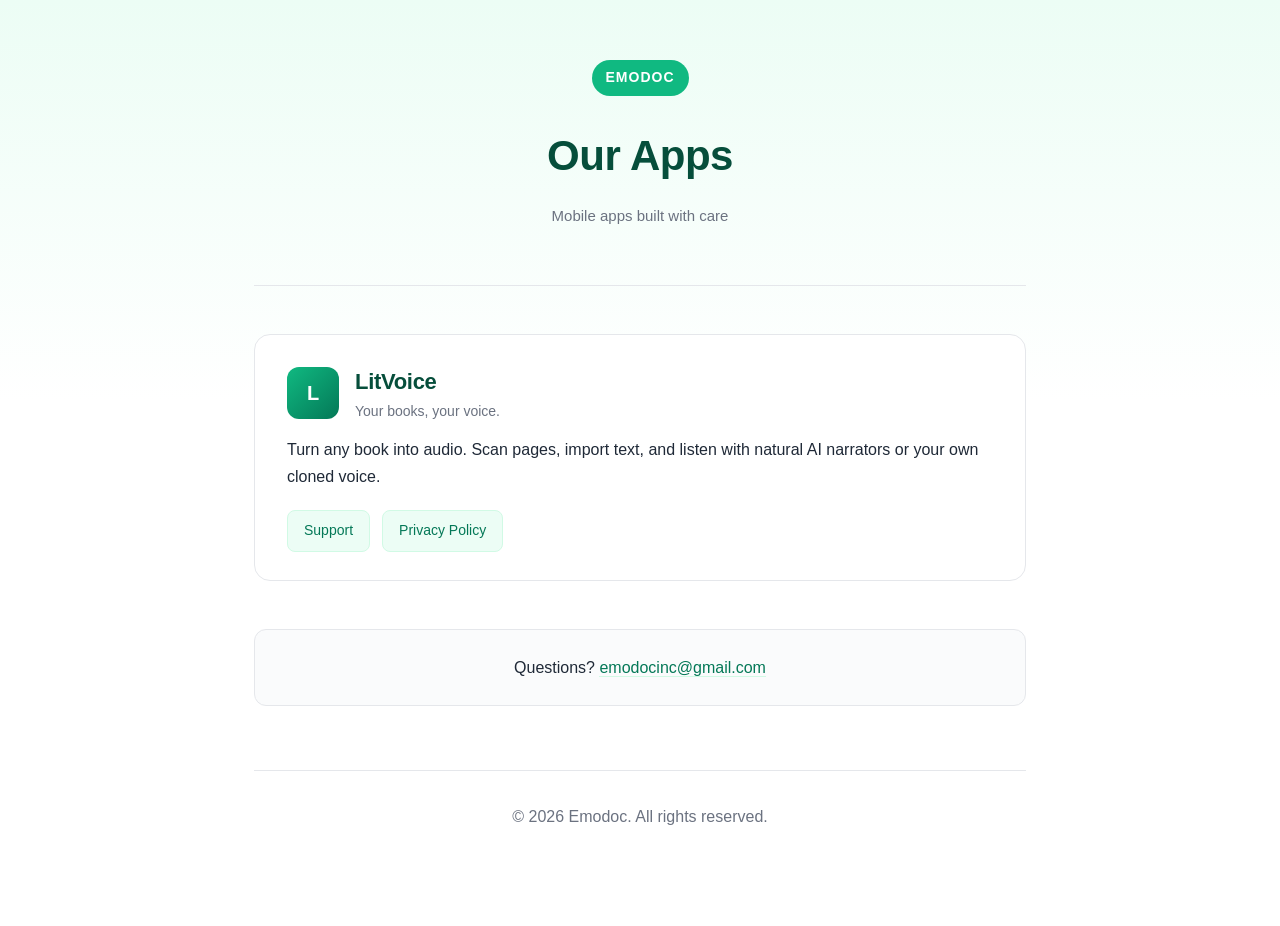
<file: index.html>
<!DOCTYPE html>
<html lang="en">
<head>
  <meta charset="UTF-8">
  <meta name="viewport" content="width=device-width, initial-scale=1.0">
  <title>Emodoc — Our Apps</title>
  <link rel="stylesheet" href="assets/css/common.css">
  <link rel="stylesheet" href="assets/css/home.css">
</head>
<body>
  <div class="container">

    <header class="site-header">
      <span class="brand">Emodoc</span>
      <h1>Our Apps</h1>
      <p class="subtitle">Mobile apps built with care</p>
    </header>

    <div class="app-list">

      <article class="app-card">
        <div class="app-card-header">
          <div class="app-icon" aria-hidden="true">L</div>
          <div>
            <h2 class="app-name">LitVoice</h2>
            <p class="app-tagline">Your books, your voice.</p>
          </div>
        </div>
        <p class="app-description">
          Turn any book into audio. Scan pages, import text, and listen with natural AI narrators or your own cloned voice.
        </p>
        <nav class="app-links" aria-label="LitVoice links">
          <a href="litvoice/support.html">Support</a>
          <a href="litvoice/privacy.html">Privacy Policy</a>
        </nav>
      </article>

    </div>

    <div class="contact-block">
      <p>Questions? <a href="mailto:emodocinc@gmail.com">emodocinc@gmail.com</a></p>
    </div>

    <footer class="site-footer">
      <p>&copy; 2026 Emodoc. All rights reserved.</p>
    </footer>

  </div>
</body>
</html>
</file>
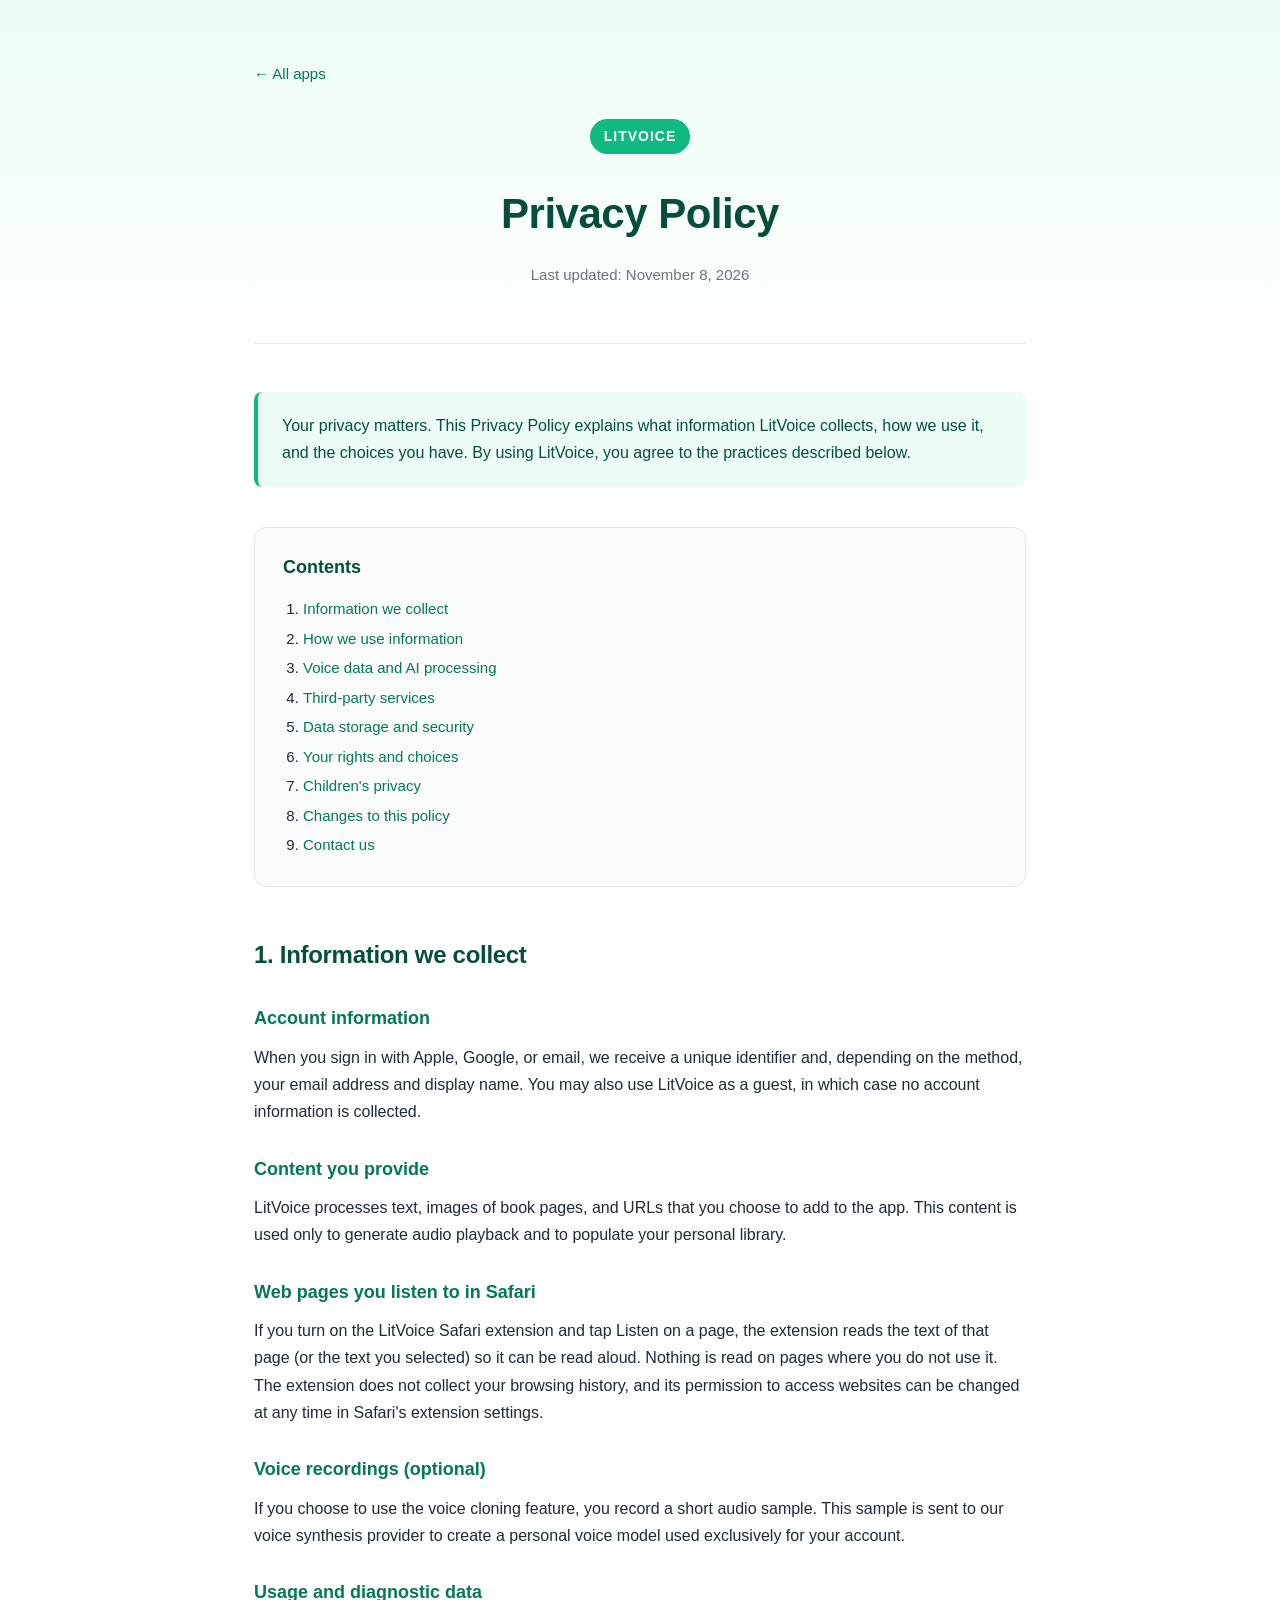
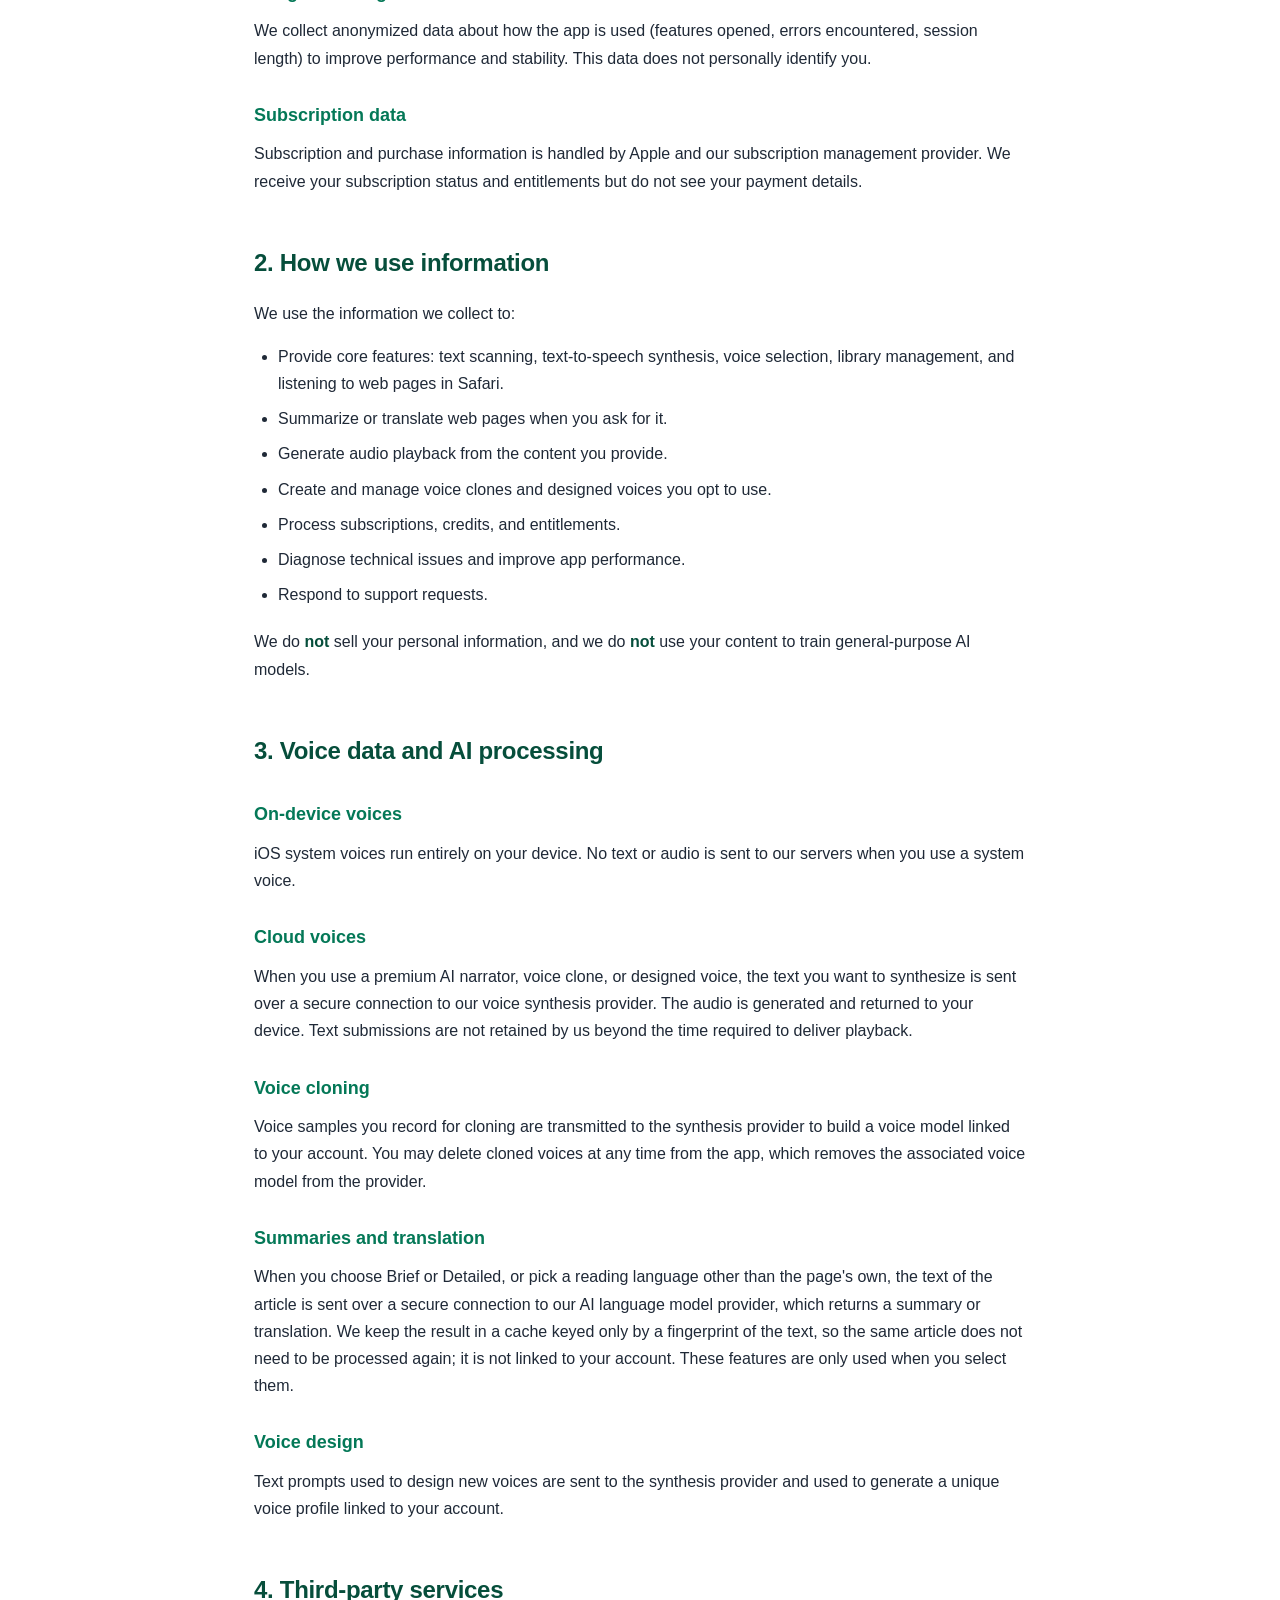
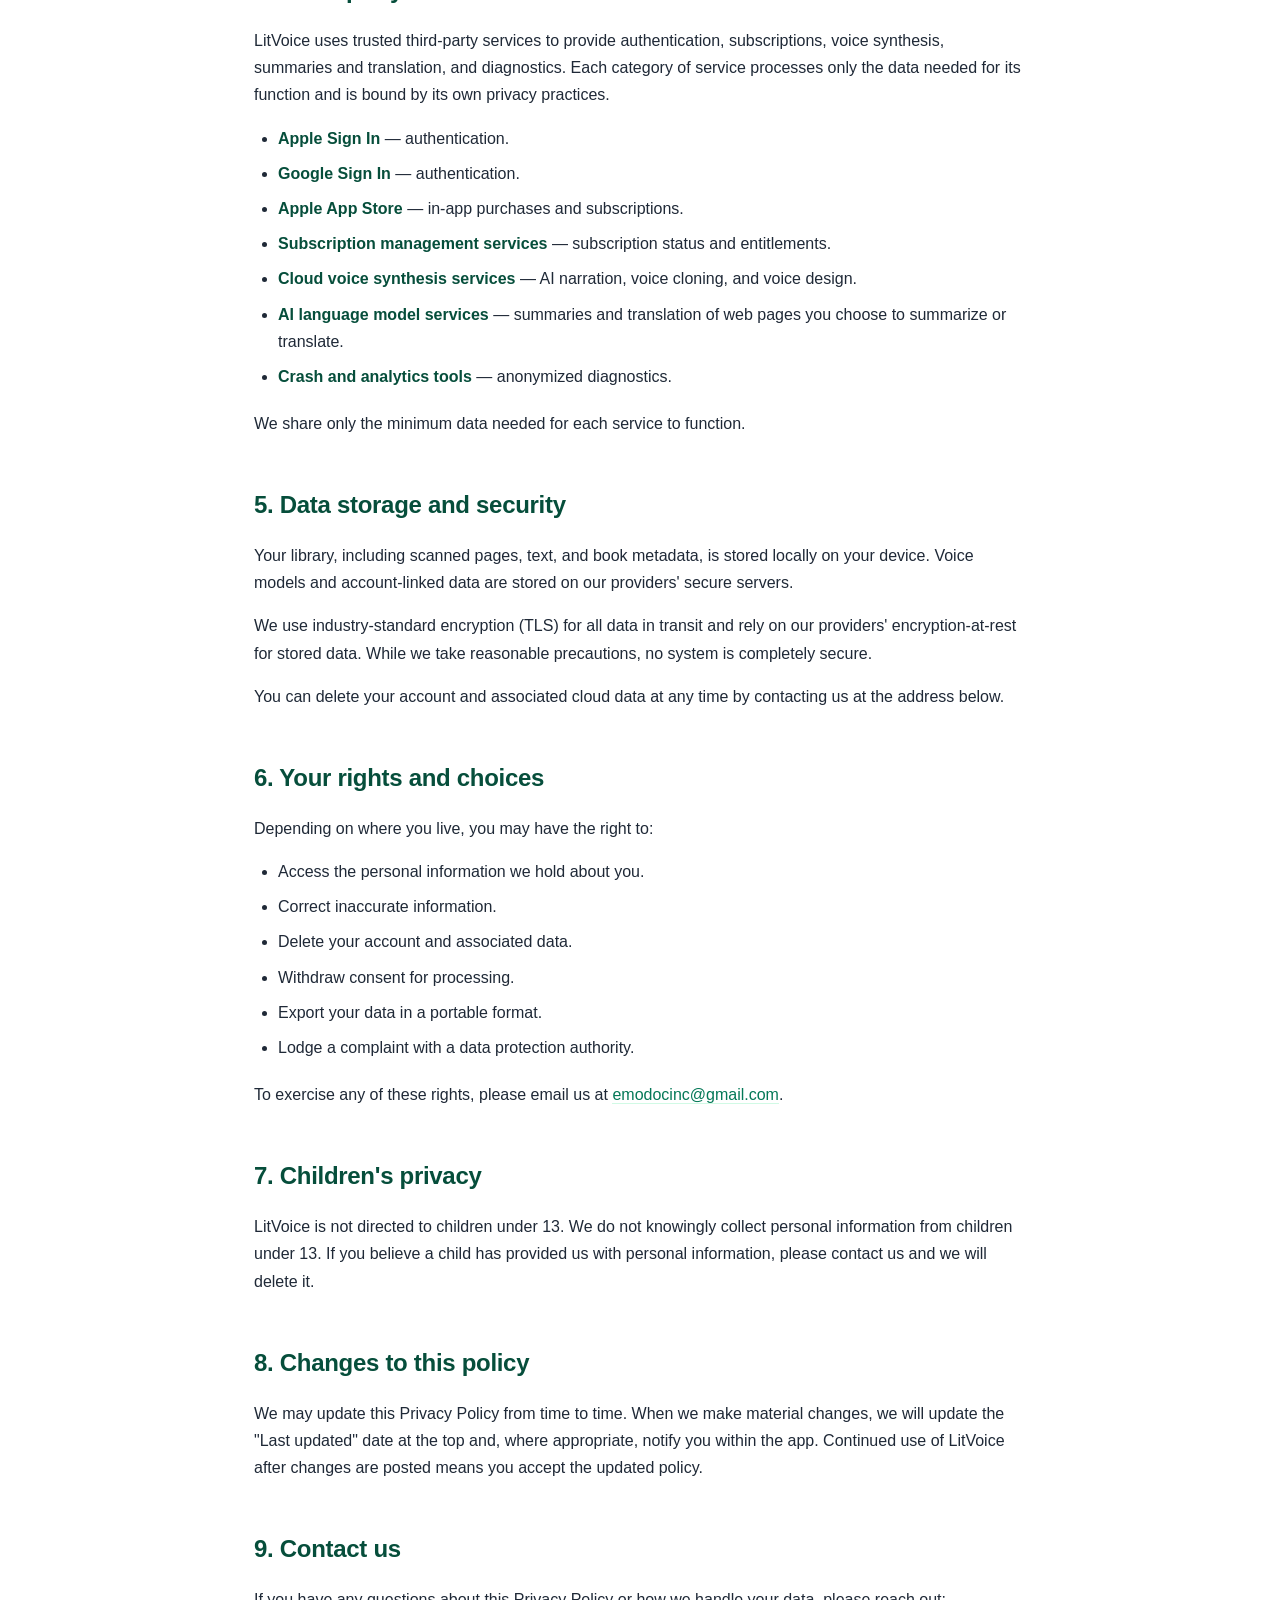
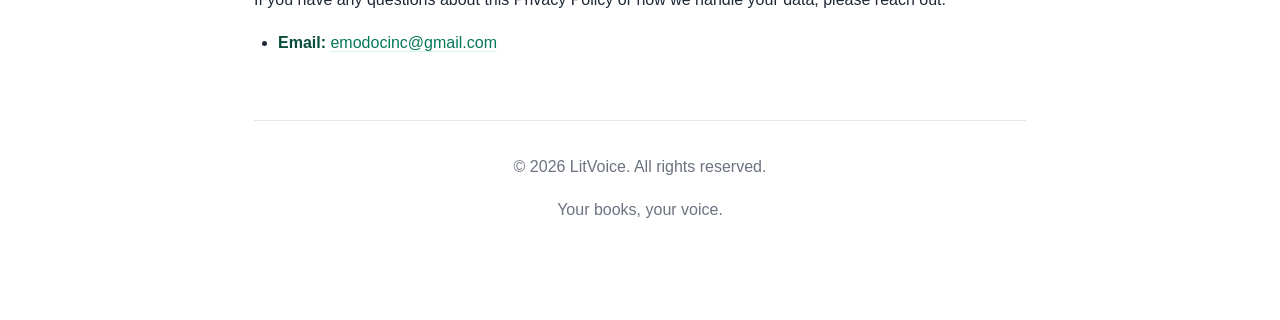
<file: litvoice/privacy.html>
<!DOCTYPE html>
<html lang="en">
<head>
  <meta charset="UTF-8">
  <meta name="viewport" content="width=device-width, initial-scale=1.0">
  <title>Privacy Policy - LitVoice</title>
  <link rel="stylesheet" href="../assets/css/common.css">
  <link rel="stylesheet" href="../assets/css/policy.css">
</head>
<body>
  <div class="container">

    <a class="back-link" href="../index.html">&larr; All apps</a>

    <header class="site-header">
      <span class="app-logo">LitVoice</span>
      <h1>Privacy Policy</h1>
      <p class="meta">Last updated: November 8, 2026</p>
    </header>

    <div class="intro">
      <p>Your privacy matters. This Privacy Policy explains what information LitVoice collects, how we use it, and the choices you have. By using LitVoice, you agree to the practices described below.</p>
    </div>

    <nav class="toc">
      <h3>Contents</h3>
      <ol>
        <li><a href="#info-we-collect">Information we collect</a></li>
        <li><a href="#how-we-use">How we use information</a></li>
        <li><a href="#voice-data">Voice data and AI processing</a></li>
        <li><a href="#third-parties">Third-party services</a></li>
        <li><a href="#data-storage">Data storage and security</a></li>
        <li><a href="#your-rights">Your rights and choices</a></li>
        <li><a href="#children">Children's privacy</a></li>
        <li><a href="#changes">Changes to this policy</a></li>
        <li><a href="#contact">Contact us</a></li>
      </ol>
    </nav>

    <section id="info-we-collect">
      <h2>1. Information we collect</h2>

      <h3>Account information</h3>
      <p>When you sign in with Apple, Google, or email, we receive a unique identifier and, depending on the method, your email address and display name. You may also use LitVoice as a guest, in which case no account information is collected.</p>

      <h3>Content you provide</h3>
      <p>LitVoice processes text, images of book pages, and URLs that you choose to add to the app. This content is used only to generate audio playback and to populate your personal library.</p>

      <h3>Web pages you listen to in Safari</h3>
      <p>If you turn on the LitVoice Safari extension and tap Listen on a page, the extension reads the text of that page (or the text you selected) so it can be read aloud. Nothing is read on pages where you do not use it. The extension does not collect your browsing history, and its permission to access websites can be changed at any time in Safari's extension settings.</p>

      <h3>Voice recordings (optional)</h3>
      <p>If you choose to use the voice cloning feature, you record a short audio sample. This sample is sent to our voice synthesis provider to create a personal voice model used exclusively for your account.</p>

      <h3>Usage and diagnostic data</h3>
      <p>We collect anonymized data about how the app is used (features opened, errors encountered, session length) to improve performance and stability. This data does not personally identify you.</p>

      <h3>Subscription data</h3>
      <p>Subscription and purchase information is handled by Apple and our subscription management provider. We receive your subscription status and entitlements but do not see your payment details.</p>
    </section>

    <section id="how-we-use">
      <h2>2. How we use information</h2>
      <p>We use the information we collect to:</p>
      <ul>
        <li>Provide core features: text scanning, text-to-speech synthesis, voice selection, library management, and listening to web pages in Safari.</li>
        <li>Summarize or translate web pages when you ask for it.</li>
        <li>Generate audio playback from the content you provide.</li>
        <li>Create and manage voice clones and designed voices you opt to use.</li>
        <li>Process subscriptions, credits, and entitlements.</li>
        <li>Diagnose technical issues and improve app performance.</li>
        <li>Respond to support requests.</li>
      </ul>
      <p>We do <strong>not</strong> sell your personal information, and we do <strong>not</strong> use your content to train general-purpose AI models.</p>
    </section>

    <section id="voice-data">
      <h2>3. Voice data and AI processing</h2>

      <h3>On-device voices</h3>
      <p>iOS system voices run entirely on your device. No text or audio is sent to our servers when you use a system voice.</p>

      <h3>Cloud voices</h3>
      <p>When you use a premium AI narrator, voice clone, or designed voice, the text you want to synthesize is sent over a secure connection to our voice synthesis provider. The audio is generated and returned to your device. Text submissions are not retained by us beyond the time required to deliver playback.</p>

      <h3>Voice cloning</h3>
      <p>Voice samples you record for cloning are transmitted to the synthesis provider to build a voice model linked to your account. You may delete cloned voices at any time from the app, which removes the associated voice model from the provider.</p>

      <h3>Summaries and translation</h3>
      <p>When you choose Brief or Detailed, or pick a reading language other than the page's own, the text of the article is sent over a secure connection to our AI language model provider, which returns a summary or translation. We keep the result in a cache keyed only by a fingerprint of the text, so the same article does not need to be processed again; it is not linked to your account. These features are only used when you select them.</p>

      <h3>Voice design</h3>
      <p>Text prompts used to design new voices are sent to the synthesis provider and used to generate a unique voice profile linked to your account.</p>
    </section>

    <section id="third-parties">
      <h2>4. Third-party services</h2>
      <p>LitVoice uses trusted third-party services to provide authentication, subscriptions, voice synthesis, summaries and translation, and diagnostics. Each category of service processes only the data needed for its function and is bound by its own privacy practices.</p>
      <ul>
        <li><strong>Apple Sign In</strong> — authentication.</li>
        <li><strong>Google Sign In</strong> — authentication.</li>
        <li><strong>Apple App Store</strong> — in-app purchases and subscriptions.</li>
        <li><strong>Subscription management services</strong> — subscription status and entitlements.</li>
        <li><strong>Cloud voice synthesis services</strong> — AI narration, voice cloning, and voice design.</li>
        <li><strong>AI language model services</strong> — summaries and translation of web pages you choose to summarize or translate.</li>
        <li><strong>Crash and analytics tools</strong> — anonymized diagnostics.</li>
      </ul>
      <p>We share only the minimum data needed for each service to function.</p>
    </section>

    <section id="data-storage">
      <h2>5. Data storage and security</h2>
      <p>Your library, including scanned pages, text, and book metadata, is stored locally on your device. Voice models and account-linked data are stored on our providers' secure servers.</p>
      <p>We use industry-standard encryption (TLS) for all data in transit and rely on our providers' encryption-at-rest for stored data. While we take reasonable precautions, no system is completely secure.</p>
      <p>You can delete your account and associated cloud data at any time by contacting us at the address below.</p>
    </section>

    <section id="your-rights">
      <h2>6. Your rights and choices</h2>
      <p>Depending on where you live, you may have the right to:</p>
      <ul>
        <li>Access the personal information we hold about you.</li>
        <li>Correct inaccurate information.</li>
        <li>Delete your account and associated data.</li>
        <li>Withdraw consent for processing.</li>
        <li>Export your data in a portable format.</li>
        <li>Lodge a complaint with a data protection authority.</li>
      </ul>
      <p>To exercise any of these rights, please email us at <a href="mailto:emodocinc@gmail.com">emodocinc@gmail.com</a>.</p>
    </section>

    <section id="children">
      <h2>7. Children's privacy</h2>
      <p>LitVoice is not directed to children under 13. We do not knowingly collect personal information from children under 13. If you believe a child has provided us with personal information, please contact us and we will delete it.</p>
    </section>

    <section id="changes">
      <h2>8. Changes to this policy</h2>
      <p>We may update this Privacy Policy from time to time. When we make material changes, we will update the "Last updated" date at the top and, where appropriate, notify you within the app. Continued use of LitVoice after changes are posted means you accept the updated policy.</p>
    </section>

    <section id="contact">
      <h2>9. Contact us</h2>
      <p>If you have any questions about this Privacy Policy or how we handle your data, please reach out:</p>
      <ul>
        <li><strong>Email:</strong> <a href="mailto:emodocinc@gmail.com">emodocinc@gmail.com</a></li>
      </ul>
    </section>

    <footer class="site-footer">
      <p>&copy; 2026 LitVoice. All rights reserved.</p>
      <p style="margin-top:8px;">Your books, your voice.</p>
    </footer>

  </div>
</body>
</html>
</file>
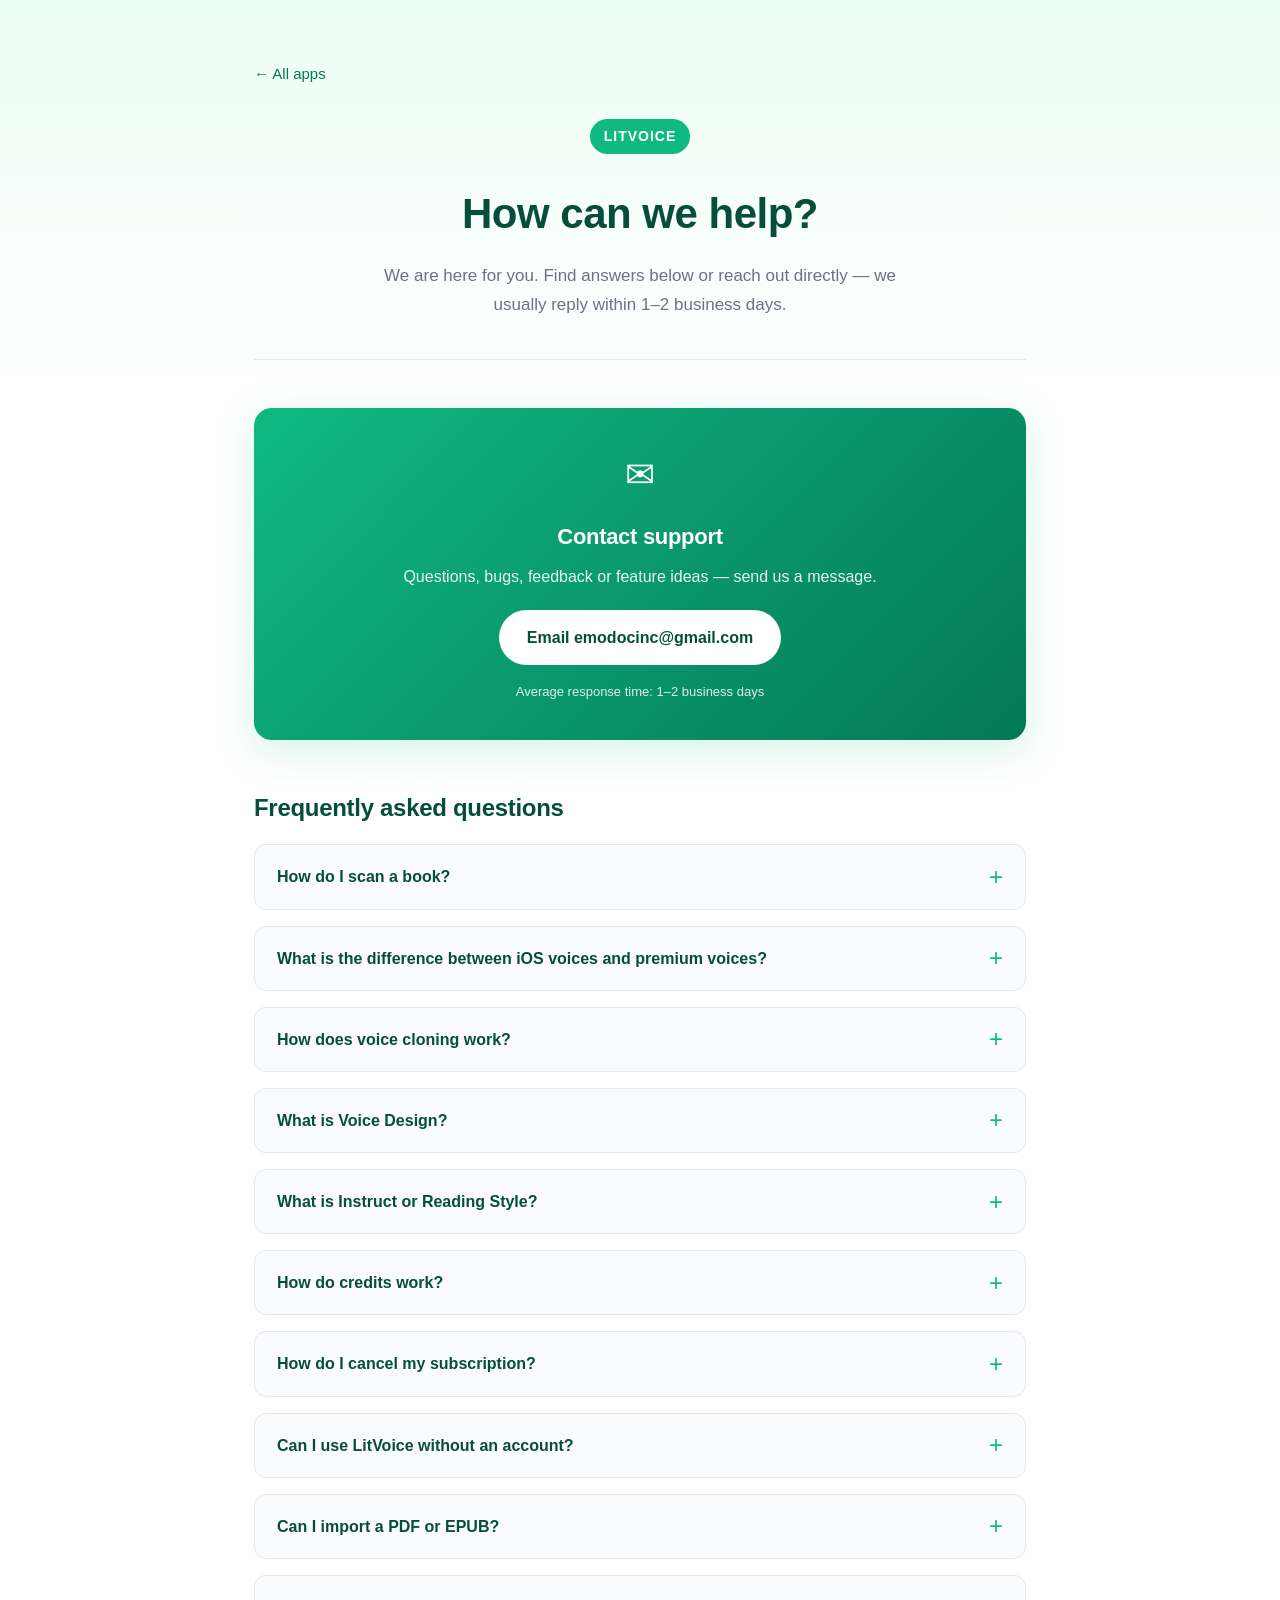
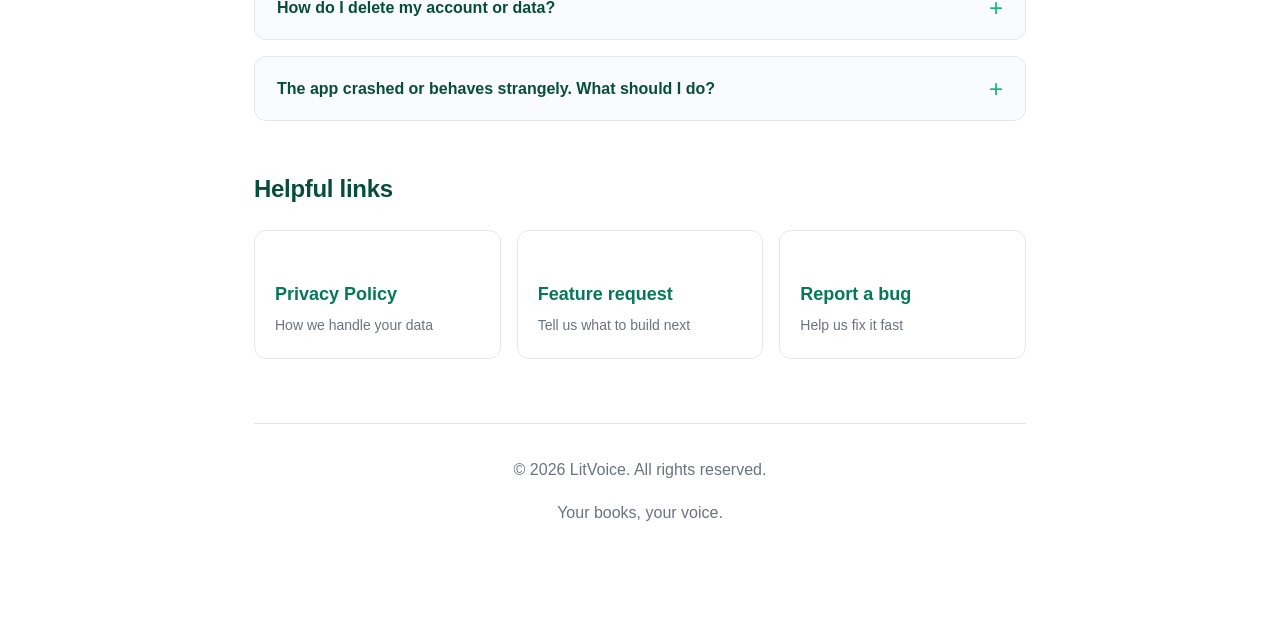
<file: litvoice/support.html>
<!DOCTYPE html>
<html lang="en">
<head>
  <meta charset="UTF-8">
  <meta name="viewport" content="width=device-width, initial-scale=1.0">
  <title>Support - LitVoice</title>
  <link rel="stylesheet" href="../assets/css/common.css">
  <link rel="stylesheet" href="../assets/css/support.css">
</head>
<body>
  <div class="container">

    <a class="back-link" href="../index.html">&larr; All apps</a>

    <header class="site-header">
      <span class="app-logo">LitVoice</span>
      <h1>How can we help?</h1>
      <p class="support-subtitle">We are here for you. Find answers below or reach out directly — we usually reply within 1–2 business days.</p>
    </header>

    <div class="contact-card">
      <span class="icon" aria-hidden="true">✉</span>
      <h2>Contact support</h2>
      <p>Questions, bugs, feedback or feature ideas — send us a message.</p>
      <a href="mailto:emodocinc@gmail.com?subject=LitVoice%20Support" class="email-button">Email emodocinc@gmail.com</a>
      <div class="response-time">Average response time: 1–2 business days</div>
    </div>

    <h2>Frequently asked questions</h2>
    <div class="faq-grid">

      <details>
        <summary>How do I scan a book?</summary>
        <p>Tap the camera icon on the bottom bar, point at a page, and capture it. You can scan multiple pages in a row, then tap Done to create a book in your library. Tap Play to start listening immediately.</p>
      </details>

      <details>
        <summary>What is the difference between iOS voices and premium voices?</summary>
        <p>iOS voices run on your device and are completely free to use. Premium voices use cloud AI synthesis for natural-sounding narration and require an active subscription with credits.</p>
      </details>

      <details>
        <summary>How does voice cloning work?</summary>
        <p>Open Voice Setup, record a short sample of your voice (about 30 seconds), and we create a personal voice model linked to your account. You can then use this voice to narrate any book in your library.</p>
      </details>

      <details>
        <summary>What is Voice Design?</summary>
        <p>Describe a voice in plain English — for example "deep, warm, slightly raspy, British accent, calm pace" — and LitVoice generates a unique voice profile that is yours alone.</p>
      </details>

      <details>
        <summary>What is Instruct or Reading Style?</summary>
        <p>Instruct lets you tell the voice how to read — "like a bedtime story", "energetic and fast", "mysterious whisper". The AI adapts tone and pacing in real time. Available with cloud voices only.</p>
      </details>

      <details>
        <summary>How do credits work?</summary>
        <p>Credits are used when you listen with a cloud voice (premium, cloned, or designed). Each subscription tier includes a monthly amount of credits. iOS voices do not consume credits.</p>
      </details>

      <details>
        <summary>How do I cancel my subscription?</summary>
        <p>Open the Settings app on your iPhone, tap your name, then Subscriptions, and select LitVoice. You can cancel anytime — your premium features will remain active until the end of the current billing period.</p>
      </details>

      <details>
        <summary>Can I use LitVoice without an account?</summary>
        <p>Yes. Tap "Continue as guest" on the sign-in screen. Your library will be saved locally on your device. To sync across devices or use premium features, you will need to sign in.</p>
      </details>

      <details>
        <summary>Can I import a PDF or EPUB?</summary>
        <p>You can paste any text directly, drop a URL to a webpage or article, or scan paper pages with your camera. Native PDF and EPUB import is on our roadmap.</p>
      </details>

      <details>
        <summary>How do I delete my account or data?</summary>
        <p>Email us at emodocinc@gmail.com from the address linked to your account. We will delete your account and all associated cloud data within 7 days.</p>
      </details>

      <details>
        <summary>The app crashed or behaves strangely. What should I do?</summary>
        <p>Try restarting the app. If the issue persists, please email us with your iPhone model, iOS version, and a brief description of what you were doing. Screenshots are very helpful.</p>
      </details>

    </div>

    <h2>Helpful links</h2>
    <div class="links-row">
      <a href="privacy.html" class="link-card">
        <h3>Privacy Policy</h3>
        <p>How we handle your data</p>
      </a>
      <a href="mailto:emodocinc@gmail.com?subject=LitVoice%20Feature%20Request" class="link-card">
        <h3>Feature request</h3>
        <p>Tell us what to build next</p>
      </a>
      <a href="mailto:emodocinc@gmail.com?subject=LitVoice%20Bug%20Report" class="link-card">
        <h3>Report a bug</h3>
        <p>Help us fix it fast</p>
      </a>
    </div>

    <footer class="site-footer">
      <p>&copy; 2026 LitVoice. All rights reserved.</p>
      <p style="margin-top:8px;">Your books, your voice.</p>
    </footer>

  </div>
</body>
</html>
</file>
<file: assets/css/common.css>
:root {
  --emerald: #10B981;
  --emerald-dark: #047857;
  --emerald-deep: #064E3B;
  --mint: #ECFDF5;
  --mint-soft: #D1FAE5;
  --text: #1F2937;
  --text-light: #6B7280;
  --bg: #FFFFFF;
  --border: #E5E7EB;
}

* { box-sizing: border-box; margin: 0; padding: 0; }

body {
  font-family: -apple-system, BlinkMacSystemFont, "SF Pro Display", "Segoe UI", Roboto, sans-serif;
  background: linear-gradient(180deg, var(--mint) 0%, var(--bg) 400px);
  color: var(--text);
  line-height: 1.7;
  -webkit-font-smoothing: antialiased;
  min-height: 100vh;
}

.container {
  max-width: 820px;
  margin: 0 auto;
  padding: 60px 24px 80px;
}

.site-header {
  text-align: center;
  margin-bottom: 48px;
  padding-bottom: 40px;
  border-bottom: 1px solid var(--border);
}

.brand {
  display: inline-block;
  background: var(--emerald);
  color: white;
  font-weight: 700;
  font-size: 14px;
  letter-spacing: 1px;
  padding: 6px 14px;
  border-radius: 999px;
  margin-bottom: 24px;
  text-transform: uppercase;
  text-decoration: none;
}

h1 {
  font-size: 42px;
  font-weight: 800;
  color: var(--emerald-deep);
  margin-bottom: 12px;
  letter-spacing: -0.5px;
}

.subtitle,
.meta {
  color: var(--text-light);
  font-size: 15px;
}

h2 {
  font-size: 24px;
  font-weight: 700;
  color: var(--emerald-deep);
  margin-top: 48px;
  margin-bottom: 16px;
  letter-spacing: -0.3px;
}

h3 {
  font-size: 18px;
  font-weight: 600;
  color: var(--emerald-dark);
  margin-top: 28px;
  margin-bottom: 10px;
}

p { margin-bottom: 16px; font-size: 16px; }

ul { margin: 0 0 20px 24px; }

li { margin-bottom: 8px; font-size: 16px; }

strong {
  color: var(--emerald-deep);
  font-weight: 600;
}

a {
  color: var(--emerald-dark);
  text-decoration: none;
  border-bottom: 1px solid var(--mint-soft);
  transition: border-color 0.2s;
}

a:hover { border-bottom-color: var(--emerald); }

.back-link {
  display: inline-block;
  margin-bottom: 32px;
  font-size: 15px;
  border: none;
}

.back-link:hover { color: var(--emerald); }

.site-footer {
  margin-top: 64px;
  padding-top: 32px;
  border-top: 1px solid var(--border);
  text-align: center;
  color: var(--text-light);
  font-size: 14px;
}

.site-footer a {
  color: var(--emerald-dark);
  border: none;
}

@media (max-width: 600px) {
  .container { padding: 40px 18px 60px; }
  h1 { font-size: 32px; }
  h2 { font-size: 22px; }
}
</file>
<file: assets/css/home.css>
.app-list {
  display: flex;
  flex-direction: column;
  gap: 20px;
}

.app-card {
  background: var(--bg);
  border: 1px solid var(--border);
  border-radius: 16px;
  padding: 28px 32px;
  transition: border-color 0.2s, box-shadow 0.2s;
}

.app-card:hover {
  border-color: var(--mint-soft);
  box-shadow: 0 4px 24px rgba(16, 185, 129, 0.08);
}

.app-card-header {
  display: flex;
  align-items: center;
  gap: 16px;
  margin-bottom: 12px;
}

.app-icon {
  width: 52px;
  height: 52px;
  border-radius: 12px;
  background: linear-gradient(135deg, var(--emerald) 0%, var(--emerald-dark) 100%);
  display: flex;
  align-items: center;
  justify-content: center;
  color: white;
  font-weight: 800;
  font-size: 20px;
  flex-shrink: 0;
}

.app-name {
  font-size: 22px;
  font-weight: 700;
  color: var(--emerald-deep);
  margin: 0;
}

.app-tagline {
  color: var(--text-light);
  font-size: 14px;
  margin: 0;
}

.app-description {
  margin-bottom: 20px;
  color: var(--text);
}

.app-links {
  display: flex;
  flex-wrap: wrap;
  gap: 12px;
}

.app-links a {
  display: inline-block;
  padding: 8px 16px;
  background: var(--mint);
  border: 1px solid var(--mint-soft);
  border-radius: 8px;
  font-size: 14px;
  font-weight: 500;
  border-bottom: 1px solid var(--mint-soft);
  transition: background 0.2s, border-color 0.2s;
}

.app-links a:hover {
  background: var(--mint-soft);
  border-color: var(--emerald);
  border-bottom-color: var(--emerald);
}

.contact-block {
  margin-top: 48px;
  background: #FAFBFC;
  border: 1px solid var(--border);
  border-radius: 12px;
  padding: 24px 28px;
  text-align: center;
}

.contact-block p { margin: 0; }
</file>
<file: assets/css/policy.css>
.intro {
  background: var(--mint);
  border-left: 4px solid var(--emerald);
  padding: 20px 24px;
  border-radius: 8px;
  margin-bottom: 40px;
}

.intro p {
  margin: 0;
  color: var(--emerald-deep);
}

.toc {
  background: #FAFBFC;
  border: 1px solid var(--border);
  border-radius: 12px;
  padding: 24px 28px;
  margin-bottom: 48px;
}

.toc h3 {
  margin-top: 0;
  margin-bottom: 14px;
  color: var(--emerald-deep);
}

.toc ol { margin-left: 20px; }

.toc li {
  margin-bottom: 4px;
  font-size: 15px;
}

.toc a { border: none; }

.app-logo {
  display: inline-block;
  background: var(--emerald);
  color: white;
  font-weight: 700;
  font-size: 14px;
  letter-spacing: 1px;
  padding: 6px 14px;
  border-radius: 999px;
  margin-bottom: 24px;
  text-transform: uppercase;
}
</file>
<file: assets/css/support.css>
.app-logo {
  display: inline-block;
  background: var(--emerald);
  color: white;
  font-weight: 700;
  font-size: 14px;
  letter-spacing: 1px;
  padding: 6px 14px;
  border-radius: 999px;
  margin-bottom: 24px;
  text-transform: uppercase;
}

.support-subtitle {
  color: var(--text-light);
  font-size: 17px;
  max-width: 560px;
  margin: 0 auto;
}

.contact-card {
  background: linear-gradient(135deg, var(--emerald) 0%, var(--emerald-dark) 100%);
  color: white;
  padding: 36px 32px;
  border-radius: 18px;
  text-align: center;
  margin-bottom: 48px;
  box-shadow: 0 10px 40px rgba(16, 185, 129, 0.18);
}

.contact-card .icon {
  font-size: 36px;
  margin-bottom: 12px;
  display: inline-block;
}

.contact-card h2 {
  color: white;
  margin-top: 0;
  margin-bottom: 8px;
  font-size: 22px;
}

.contact-card p {
  color: rgba(255, 255, 255, 0.9);
  margin-bottom: 20px;
}

.email-button {
  display: inline-block;
  background: white;
  color: var(--emerald-deep);
  font-weight: 700;
  padding: 14px 28px;
  border-radius: 999px;
  border: none;
  font-size: 16px;
  transition: transform 0.2s, box-shadow 0.2s;
}

.email-button:hover {
  transform: translateY(-2px);
  box-shadow: 0 6px 20px rgba(0, 0, 0, 0.15);
  border-bottom: none;
}

.response-time {
  margin-top: 16px;
  font-size: 13px;
  color: rgba(255, 255, 255, 0.85);
}

.faq-grid {
  display: grid;
  gap: 16px;
  margin-bottom: 32px;
}

details {
  background: #FAFBFC;
  border: 1px solid var(--border);
  border-radius: 12px;
  padding: 18px 22px;
  transition: border-color 0.2s;
}

details[open] {
  border-color: var(--emerald);
  background: var(--mint);
}

summary {
  cursor: pointer;
  font-weight: 600;
  color: var(--emerald-deep);
  font-size: 16px;
  list-style: none;
  position: relative;
  padding-right: 28px;
}

summary::-webkit-details-marker {
  display: none;
}

summary::after {
  content: "+";
  position: absolute;
  right: 0;
  top: 50%;
  transform: translateY(-50%);
  font-size: 24px;
  font-weight: 400;
  color: var(--emerald);
  transition: transform 0.2s;
}

details[open] summary::after {
  content: "−";
}

details p {
  margin-top: 14px;
  margin-bottom: 0;
  font-size: 15px;
  color: var(--text);
}

.links-row {
  display: grid;
  grid-template-columns: repeat(auto-fit, minmax(220px, 1fr));
  gap: 16px;
  margin-top: 20px;
}

.link-card {
  display: block;
  background: white;
  border: 1px solid var(--border);
  border-radius: 12px;
  padding: 20px;
  text-decoration: none;
  border-bottom: 1px solid var(--border);
  transition: border-color 0.2s, transform 0.2s;
}

.link-card:hover {
  border-color: var(--emerald);
  transform: translateY(-2px);
}

.link-card h3 {
  margin-bottom: 4px;
}

.link-card p {
  font-size: 14px;
  color: var(--text-light);
  margin: 0;
}

@media (max-width: 600px) {
  .contact-card { padding: 28px 22px; }
}
</file>
